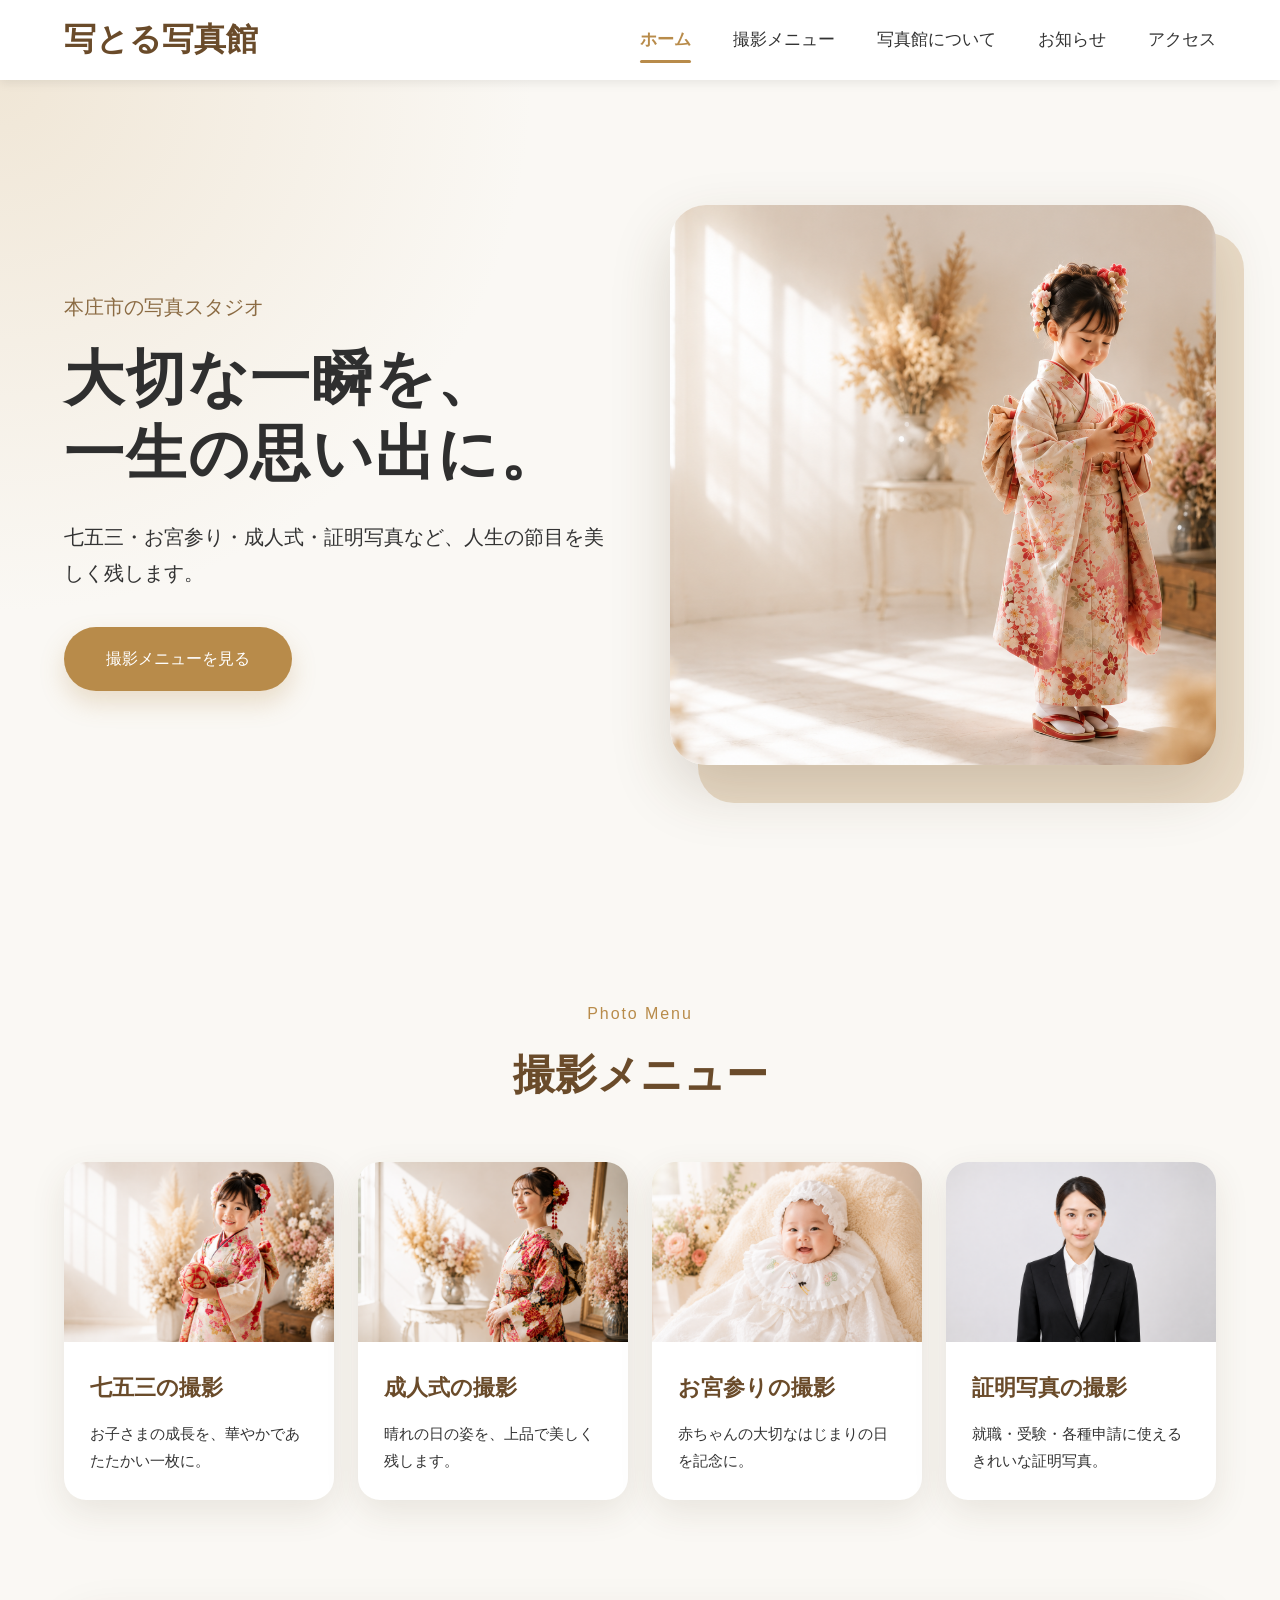
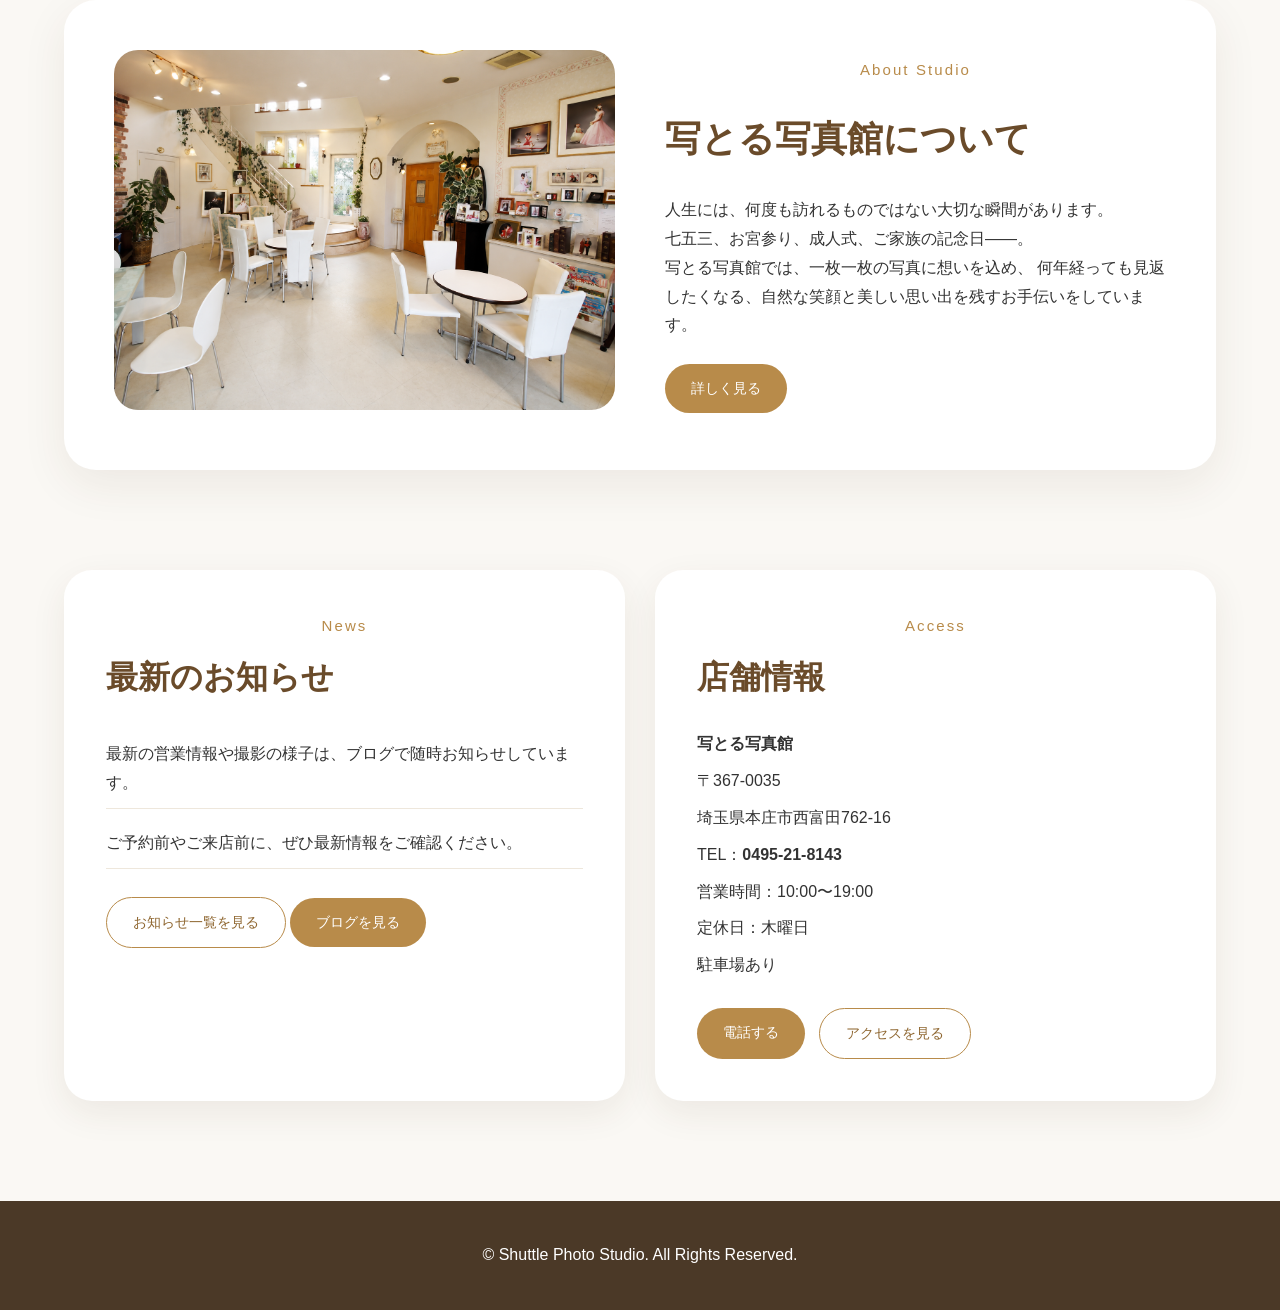
<file: index.html>
<!DOCTYPE html>
<html lang="ja">
<head>
  <meta charset="UTF-8">
  <meta name="viewport" content="width=device-width, initial-scale=1.0">

  <title>写とる写真館｜本庄市の写真スタジオ</title>

  <meta name="description" content="本庄市の写真スタジオ 写とる写真館。七五三、お宮参り、成人式、証明写真など、大切な記念撮影を承ります。">

  <link rel="stylesheet" href="style.css">
</head>

<body>

  <header class="site-header">
    <div class="header-inner">
      <a href="index.html" class="site-logo">写とる写真館</a>


      <nav class="site-nav">
        <div class="nav-row">
          <a href="index.html" class="active">ホーム</a>
          <a href="menu.html">撮影メニュー</a>
          <a href="about.html">写真館について</a>
        </div>

        <div class="nav-row nav-row-bottom">
          <a href="news.html">お知らせ</a>
          <a href="contact.html">アクセス</a>
        </div>
      </nav>


    </div>
  </header>

  <main>

   <section class="hero">
      <div class="hero-inner">
        <div class="hero-text">
          <p class="hero-subtitle">本庄市の写真スタジオ</p>
          <h1>大切な一瞬を、<br>一生の思い出に。</h1>
          <p class="hero-description">
            七五三・お宮参り・成人式・証明写真など、人生の節目を美しく残します。
          </p>
          <a href="menu.html" class="button">撮影メニューを見る</a>
        </div>

        <div class="hero-image">
          <img src="images/hero.png" alt="七五三の記念撮影イメージ">
        </div>
      </div>
    </section>


    <section id="menu" class="section">

      <div class="section-title">
        <p>Photo Menu</p>
        <h2>撮影メニュー</h2>
      </div>

      <div class="menu-grid">

        <a href="menu.html#shichigosan" class="menu-card">
          <img src="images/menu-shichigosan.png" alt="七五三の撮影">
          <div class="menu-card-body">
            <h3>七五三の撮影</h3>
            <p>お子さまの成長を、華やかであたたかい一枚に。</p>
          </div>
        </a>

        <a href="menu.html#seijin" class="menu-card">
          <img src="images/menu-seijin.png" alt="成人式の撮影">
          <div class="menu-card-body">
            <h3>成人式の撮影</h3>
            <p>晴れの日の姿を、上品で美しく残します。</p>
          </div>
        </a>

        <a href="menu.html#omiyamairi" class="menu-card">
          <img src="images/menu-omiyamairi.png" alt="お宮参りの撮影">
          <div class="menu-card-body">
            <h3>お宮参りの撮影</h3>
            <p>赤ちゃんの大切なはじまりの日を記念に。</p>
          </div>
        </a>

        <a href="menu.html#idphoto" class="menu-card">
          <img src="images/menu-idphoto.png" alt="証明写真の撮影">
          <div class="menu-card-body">
            <h3>証明写真の撮影</h3>
            <p>就職・受験・各種申請に使えるきれいな証明写真。</p>
          </div>
        </a>

      </div>

    </section>

    <section id="about" class="section about-section">
      <div class="about-image">
        <img src="images/studio-lobby.png" alt="写とる写真館のスタジオイメージ">
      </div>

      <div class="about-text">
        <p class="section-label">About Studio</p>
        <h2>写とる写真館について</h2>
        <p>
          人生には、何度も訪れるものではない大切な瞬間があります。<br>
          七五三、お宮参り、成人式、ご家族の記念日――。<br>
          写とる写真館では、一枚一枚の写真に想いを込め、
          何年経っても見返したくなる、自然な笑顔と美しい思い出を残すお手伝いをしています。 
        </p>
        <a href="about.html" class="small-button">詳しく見る</a>
      </div>
    </section>

   <section id="news" class="section info-section">
      <div class="info-card">
        <p class="section-label">News</p>
        <h2>最新のお知らせ</h2>

        <div class="news-list">
            <p>最新の営業情報や撮影の様子は、ブログで随時お知らせしています。</p>
            <p>ご予約前やご来店前に、ぜひ最新情報をご確認ください。</p>
        </div>

        <a href="news.html" class="small-button outline-button">お知らせ一覧を見る</a>

        <a href="https://photostudioshuttle.blog.fc2.com/" target="_blank" class="small-button">
          ブログを見る
        </a>
      </div>

      <div id="access" class="info-card access-card">
        <p class="section-label">Access</p>
        <h2>店舗情報</h2>

        <div class="shop-info">
          <p><strong>写とる写真館</strong></p>
          <p>〒367-0035</p>
          <p>埼玉県本庄市西富田762-16</p>
          <p>
             TEL：<a href="tel:0495218143" class="tel-link">0495-21-8143</a>
          </p>
          <p>営業時間：10:00〜19:00</p>
          <p>定休日：木曜日</p>
          <p>駐車場あり</p>
        </div>

        <div class="access-buttons">
          <a href="tel:0495218143" class="small-button">電話する</a>
          <a href="contact.html" class="small-button outline-button">アクセスを見る</a>
        </div>
      </div>
    </section>

  </main>

  <footer class="site-footer">
    <p>© Shuttle Photo Studio. All Rights Reserved.</p>
  </footer>

  <script src="script.js"></script>


</body>
</html>
</file>
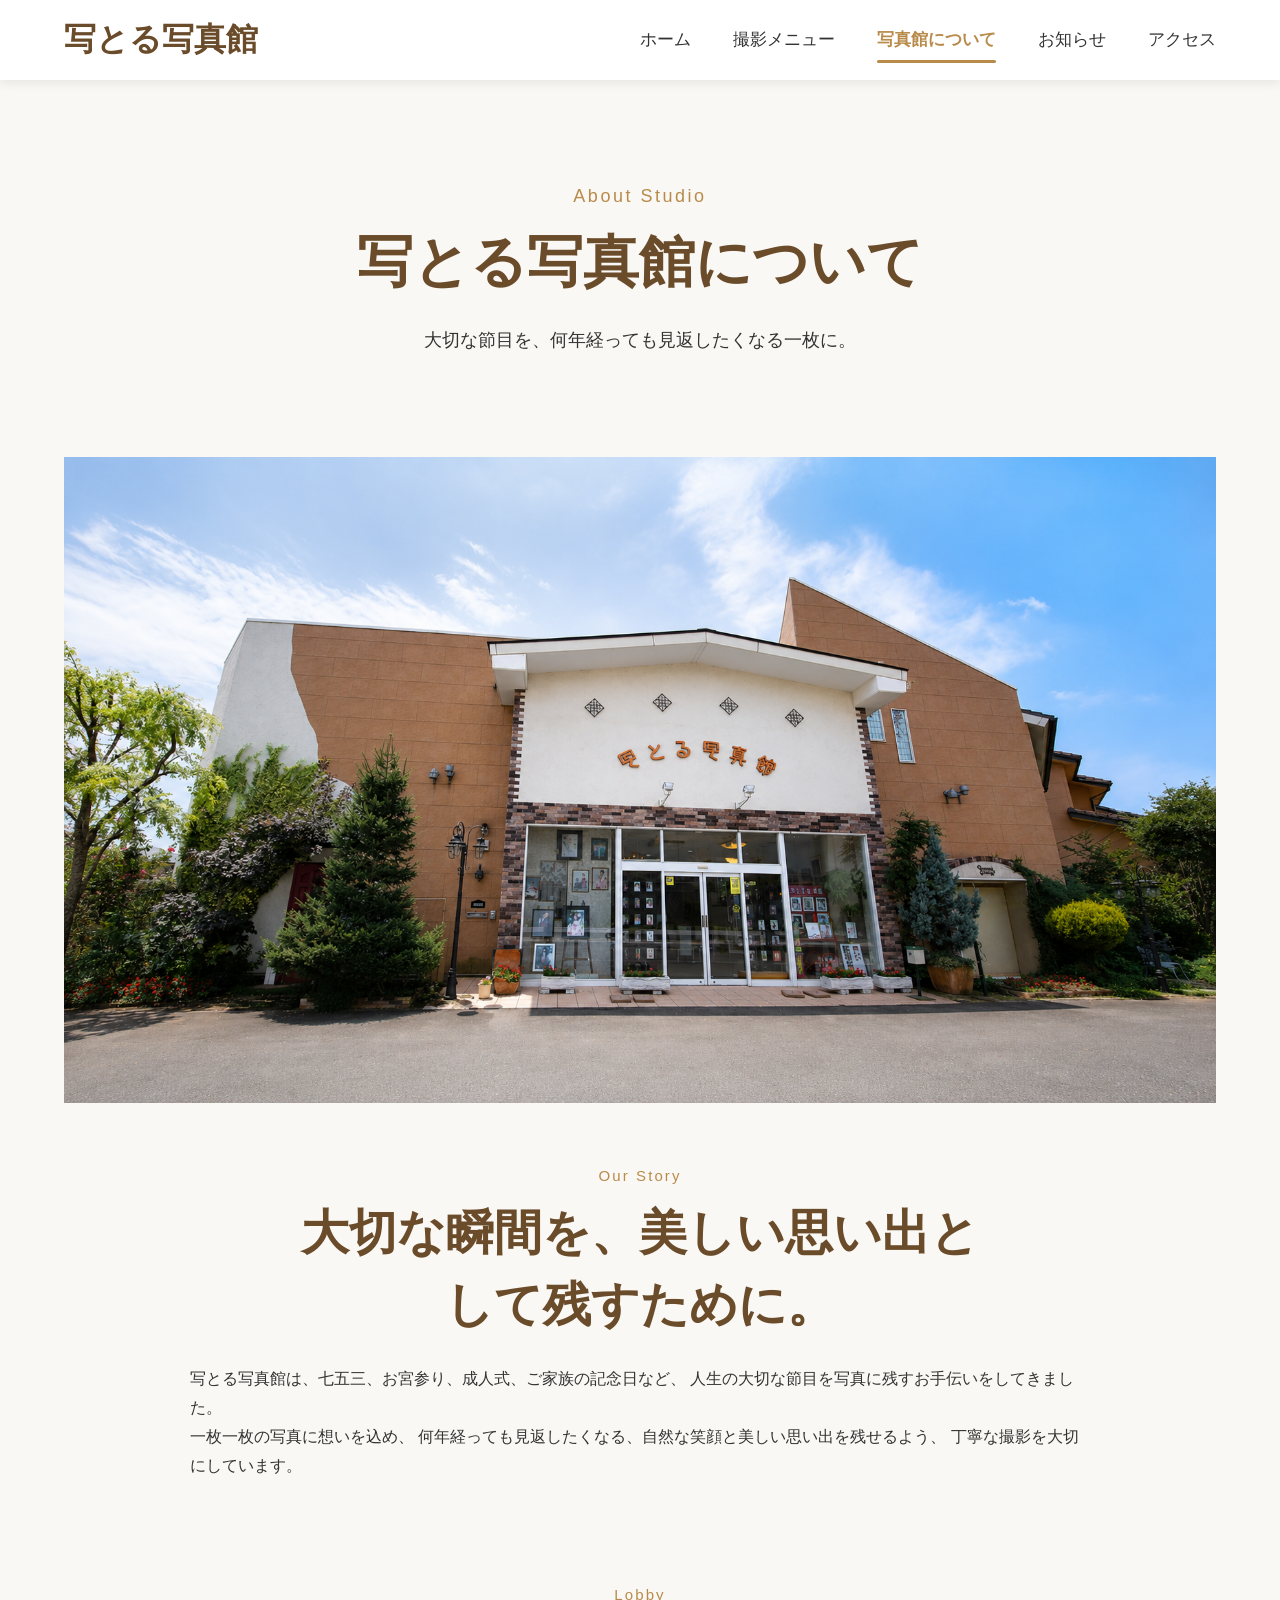
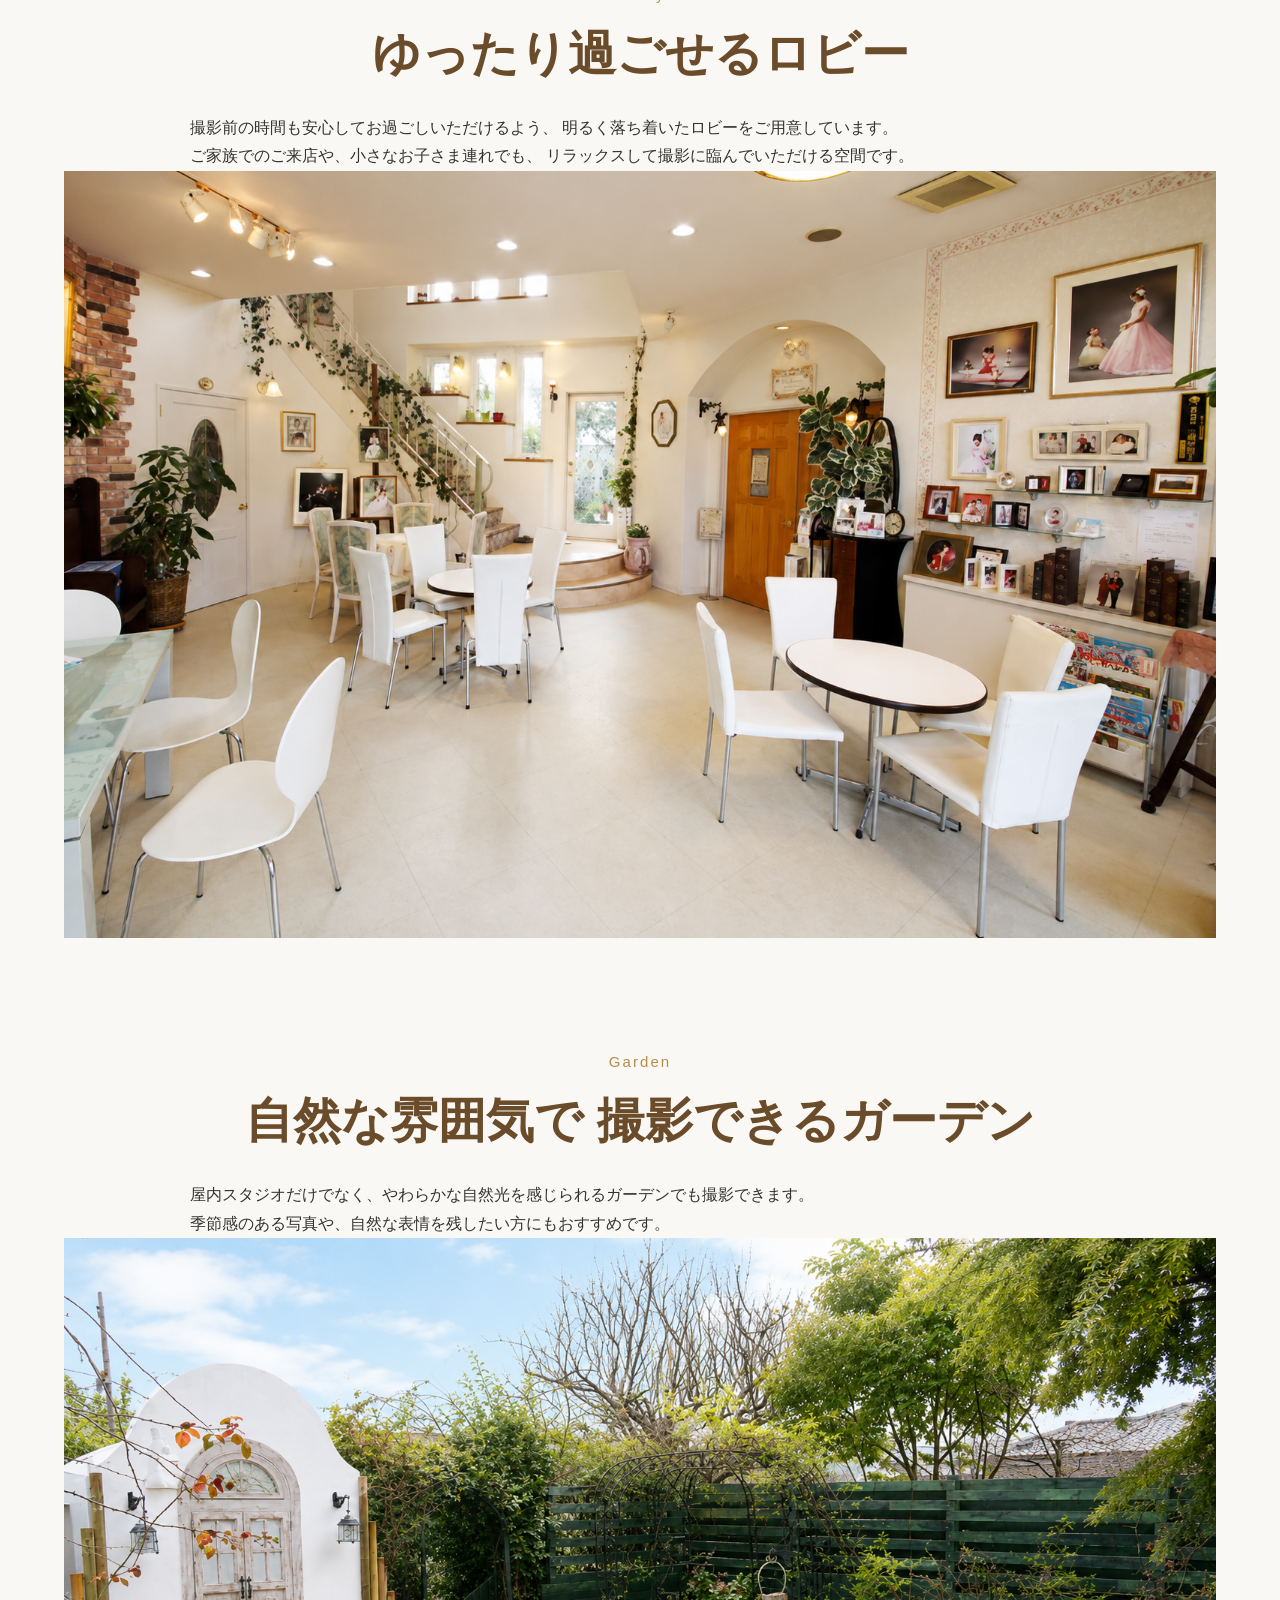
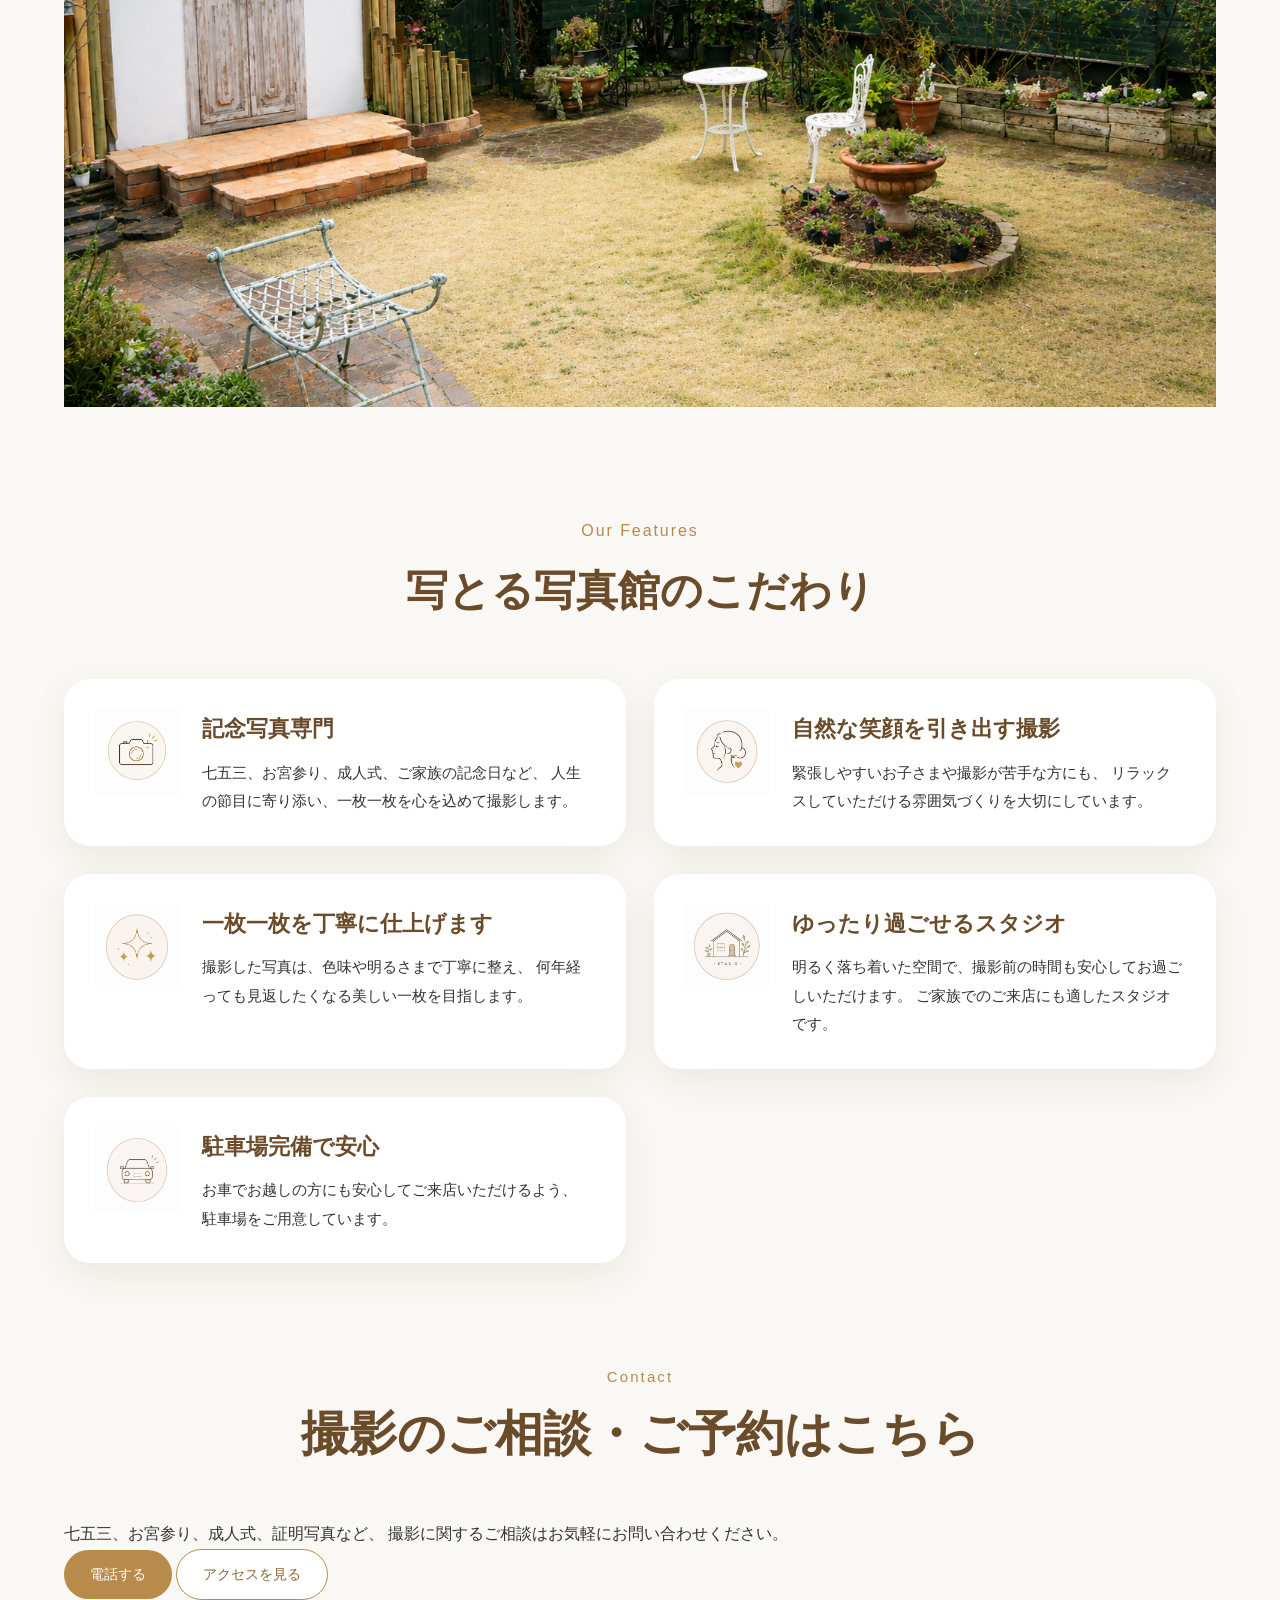
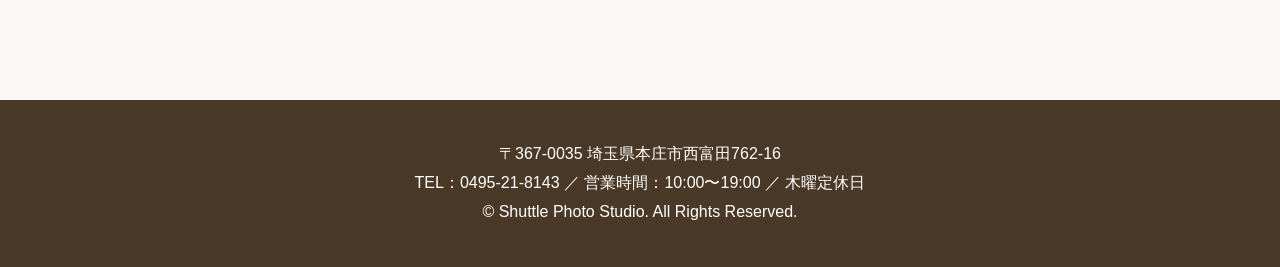
<file: about.html>
<!DOCTYPE html>
<html lang="ja">
<head>
  <meta charset="UTF-8">
  <meta name="viewport" content="width=device-width, initial-scale=1.0">

  <title>写真館について｜写とる写真館</title>

  <meta name="description" content="写とる写真館のスタジオ紹介ページです。外観、ロビー、ガーデン、撮影へのこだわりをご紹介します。">

  <link rel="stylesheet" href="style.css">
</head>

<body>

  <header class="site-header">
    <div class="header-inner">
      <a href="index.html" class="site-logo">写とる写真館</a>


        <nav class="site-nav">
        <div class="nav-row">
          <a href="index.html">ホーム</a>
          <a href="menu.html">撮影メニュー</a>
          <a href="about.html" class="active">写真館について</a>
        </div>

        <div class="nav-row nav-row-bottom">
          <a href="news.html">お知らせ</a>
          <a href="contact.html">アクセス</a>
        </div>
      </nav>


    </div>
  </header>

  <main>

    <section class="page-hero">
      <p class="section-label">About Studio</p>
      <h1>写とる写真館<br class="sp-only">について</h1>
      <p>
        大切な節目を、<br class="sp-only">何年経っても見返したくなる一枚に。
      </p>
    </section>

    <section class="section studio-main">
      <img src="images/studio-front.png" alt="写とる写真館の外観">

      <div class="studio-main-text">
        <p class="section-label">Our Story</p>
        <h2>大切な瞬間を、<br class="sp-only">美しい思い出として<br class="sp-only">残すために。</h2>
        <p>
          写とる写真館は、七五三、お宮参り、成人式、ご家族の記念日など、
          人生の大切な節目を写真に残すお手伝いをしてきました。
        </p>
        <p>
          一枚一枚の写真に想いを込め、
          何年経っても見返したくなる、自然な笑顔と美しい思い出を残せるよう、
          丁寧な撮影を大切にしています。
        </p>
      </div>
    </section>

    <section class="section studio-block">
      <div class="studio-block-text">
        <p class="section-label">Lobby</p>
        <h2>ゆったり過ごせるロビー</h2>
        <p>
          撮影前の時間も安心してお過ごしいただけるよう、
          明るく落ち着いたロビーをご用意しています。
        </p>
        <p>
          ご家族でのご来店や、小さなお子さま連れでも、
          リラックスして撮影に臨んでいただける空間です。
        </p>
      </div>

      <div class="studio-block-image">
        <img src="images/studio-lobby.png" alt="写とる写真館のロビー">
      </div>
    </section>

    <section class="section studio-block reverse">
      <div class="studio-block-text">
        <p class="section-label">Garden</p>
        <h2>自然な雰囲気で<br class="sp-only">
          撮影できるガーデン
        </h2>
        <p>
          屋内スタジオだけでなく、やわらかな自然光を感じられるガーデンでも撮影できます。
        </p>
        <p>
          季節感のある写真や、自然な表情を残したい方にもおすすめです。
        </p>
      </div>

      <div class="studio-block-image">
        <img src="images/studio-garden.png" alt="写とる写真館のガーデン">
      </div>
    </section>

    <section class="section feature-section">
        <div class="section-title">
            <p>Our Features</p>
            <h2>写とる写真館のこだわり</h2>
        </div>

        <div class="feature-list">

            <div class="feature-item">
            <img src="images/icon-camera.png" alt="記念写真専門のアイコン">
            <div>
                <h3>記念写真専門</h3>
                <p>
                七五三、お宮参り、成人式、ご家族の記念日など、
                人生の節目に寄り添い、一枚一枚を心を込めて撮影します。
                </p>
            </div>
            </div>

            <div class="feature-item">
            <img src="images/icon-smile.png" alt="自然な笑顔のアイコン">
            <div>
                <h3>自然な笑顔を引き出す撮影</h3>
                <p>
                緊張しやすいお子さまや撮影が苦手な方にも、
                リラックスしていただける雰囲気づくりを大切にしています。
                </p>
            </div>
            </div>

            <div class="feature-item">
            <img src="images/icon-quality.png" alt="丁寧な仕上がりのアイコン">
            <div>
                <h3>一枚一枚を丁寧に仕上げます</h3>
                <p>
                撮影した写真は、色味や明るさまで丁寧に整え、
                何年経っても見返したくなる美しい一枚を目指します。
                </p>
            </div>
            </div>

            <div class="feature-item">
            <img src="images/icon-studio.png" alt="落ち着いたスタジオのアイコン">
            <div>
                <h3>ゆったり過ごせるスタジオ</h3>
                <p>
                明るく落ち着いた空間で、撮影前の時間も安心してお過ごしいただけます。
                ご家族でのご来店にも適したスタジオです。
                </p>
            </div>
            </div>

            <div class="feature-item">
            <img src="images/icon-parking.png" alt="駐車場完備のアイコン">
            <div>
                <h3>駐車場完備で安心</h3>
                <p>
                お車でお越しの方にも安心してご来店いただけるよう、
                駐車場をご用意しています。
                </p>
            </div>
            </div>

        </div>
    </section>

    <section class="section about-contact">
      <p class="section-label">Contact</p>
      <h2>撮影のご相談・<br class="sp-only">ご予約はこちら</h2>
      <p>
        七五三、お宮参り、成人式、証明写真など、
        撮影に関するご相談はお気軽にお問い合わせください。
      </p>

      <div class="about-contact-buttons">
        <a href="tel:0495218143" class="small-button">電話する</a>
        <a href="contact.html" class="small-button outline-button">アクセスを見る</a>
      </div>
    </section>

  </main>

  <footer class="site-footer">
    <p>〒367-0035 埼玉県本庄市西富田762-16</p>
    <p>TEL：0495-21-8143 ／ 営業時間：10:00〜19:00 ／ 木曜定休日</p>
    <p>© Shuttle Photo Studio. All Rights Reserved.</p>
  </footer>

  <script src="script.js"></script>
</body>
</html>
</file>
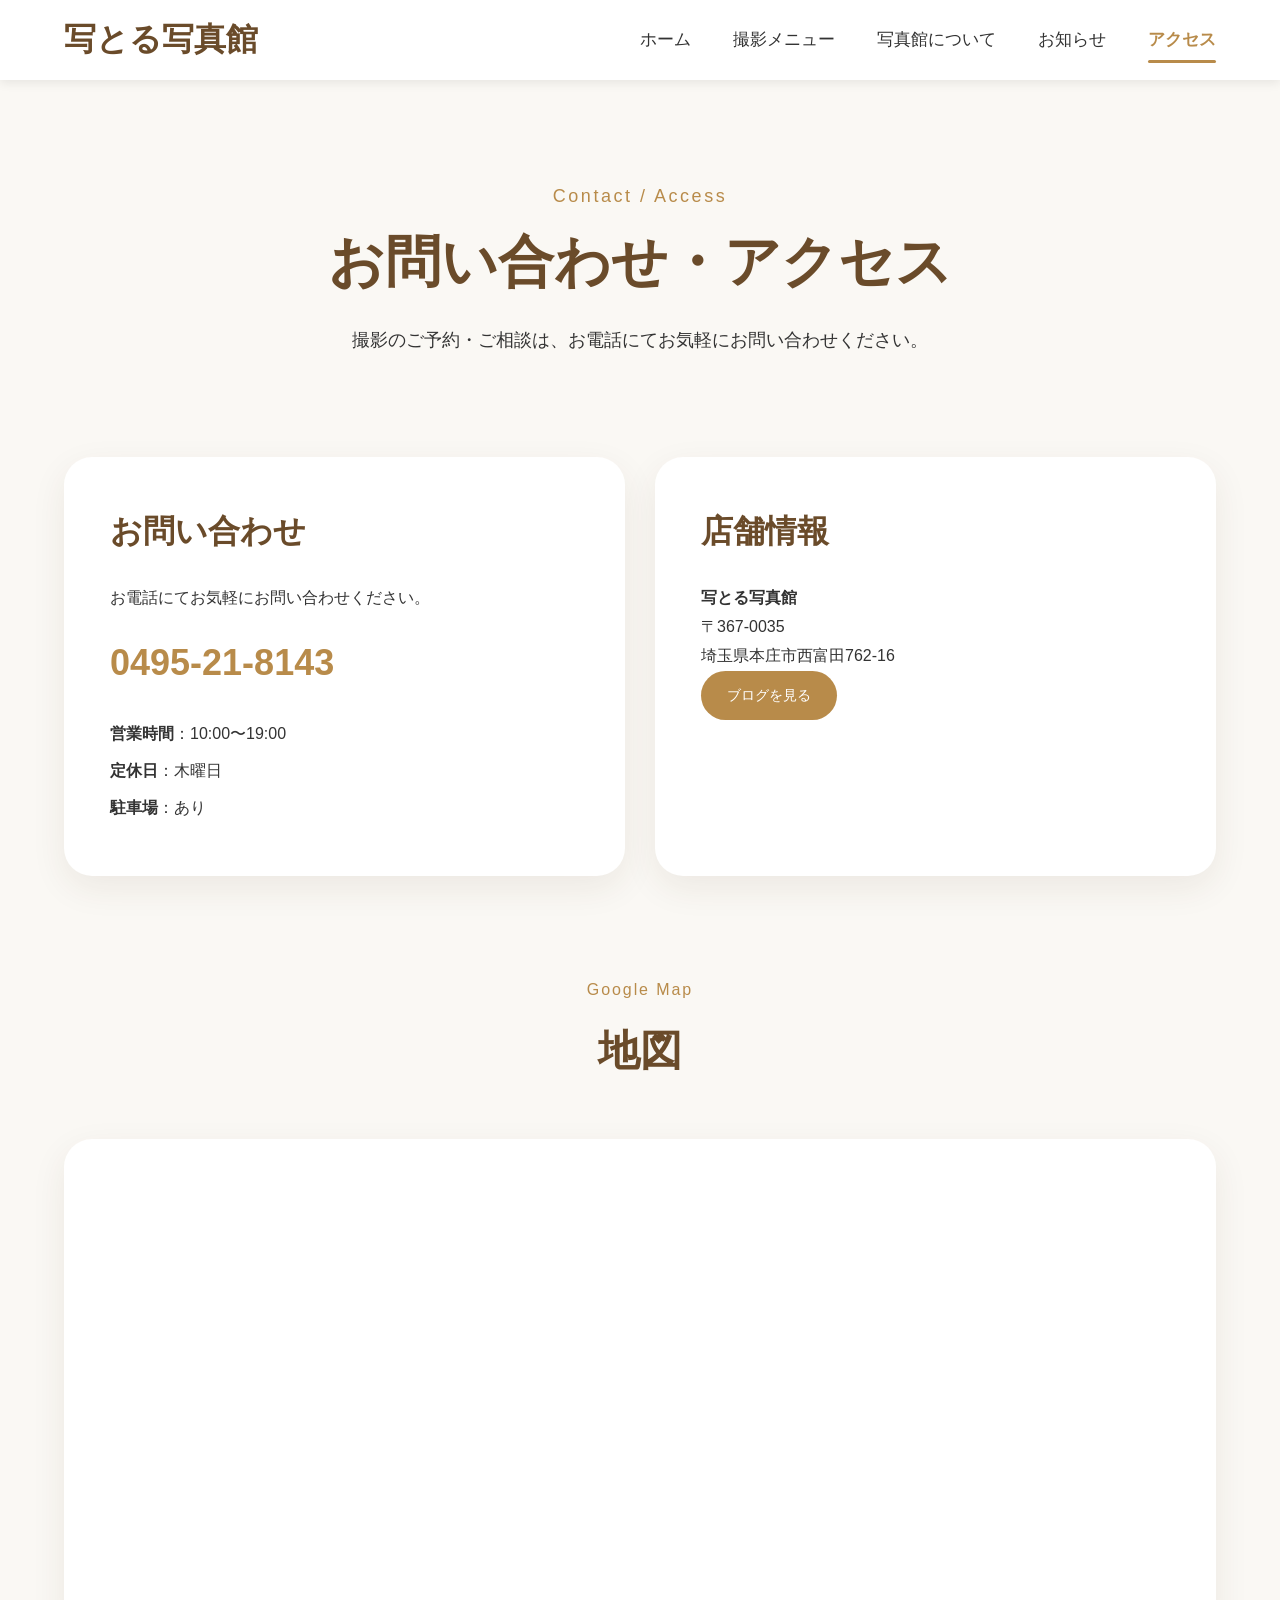
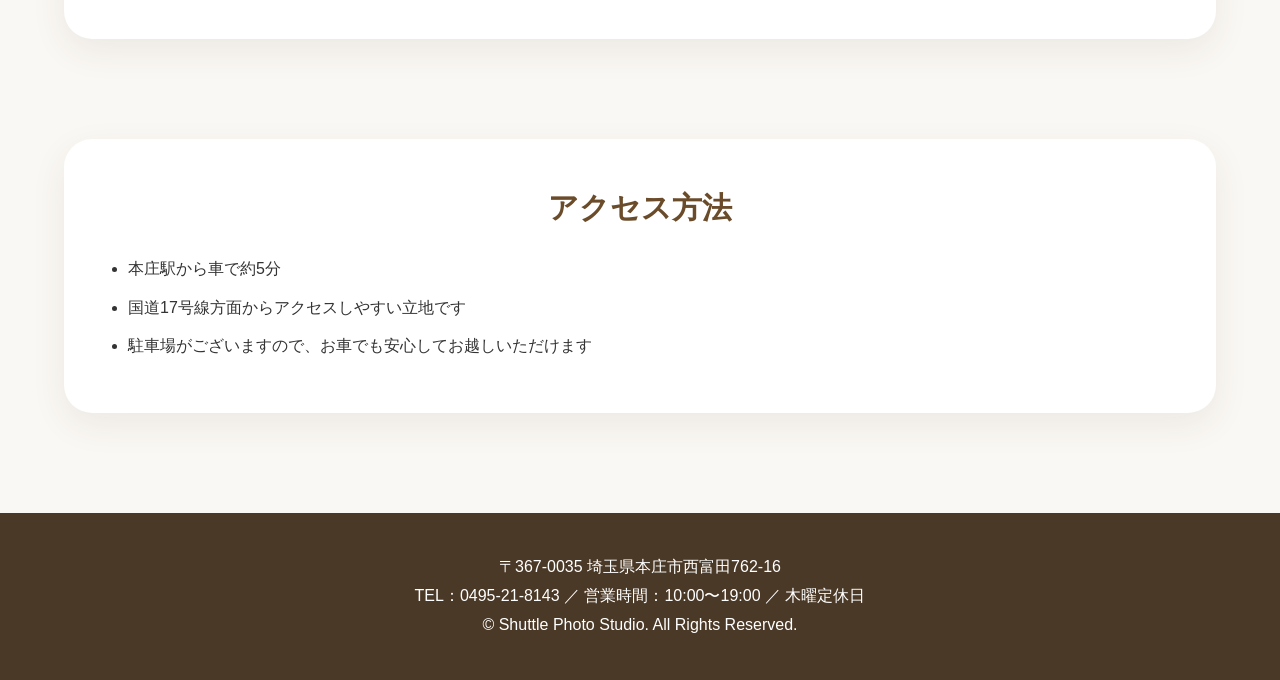
<file: contact.html>
<!DOCTYPE html>
<html lang="ja">
<head>
  <meta charset="UTF-8">
  <meta name="viewport" content="width=device-width, initial-scale=1.0">

  <title>お問い合わせ・アクセス｜写とる写真館</title>

  <meta name="description" content="写とる写真館へのお問い合わせ・アクセス情報。電話番号、営業時間、所在地、Googleマップをご案内します。">

  <link rel="stylesheet" href="style.css">
</head>

<body>

  <header class="site-header">
    <div class="header-inner">
      <a href="index.html" class="site-logo">写とる写真館</a>


        <nav class="site-nav">
        <div class="nav-row">
          <a href="index.html">ホーム</a>
          <a href="menu.html">撮影メニュー</a>
          <a href="about.html">写真館について</a>
        </div>

        <div class="nav-row nav-row-bottom">
          <a href="news.html">お知らせ</a>
          <a href="contact.html" class="active">アクセス</a>
        </div>
      </nav>


    </div>
  </header>

  <main>

    <section class="page-hero">
      <p class="section-label">Contact / Access</p>
      <h1>お問い合わせ<br class="sp-only">・アクセス</h1>
      <p>撮影のご予約・ご相談は、お電話にてお気軽にお問い合わせください。</p>
    </section>

    <section class="section contact-section">
      <div class="contact-card">
        <h2>お問い合わせ</h2>
        <p class="contact-lead">お電話にてお気軽にお問い合わせください。</p>

        <a href="tel:0495218143" class="phone-number">0495-21-8143</a>

        <div class="contact-detail">
          <p><strong>営業時間</strong>：10:00〜19:00</p>
          <p><strong>定休日</strong>：木曜日</p>
          <p><strong>駐車場</strong>：あり</p>
        </div>
      </div>

      <div class="contact-card">
        <h2>店舗情報</h2>
        <p><strong>写とる写真館</strong></p>
        <p>〒367-0035</p>
        <p>埼玉県本庄市西富田762-16</p>

        <a href="https://photostudioshuttle.blog.fc2.com/" target="_blank" class="small-button">
          ブログを見る
        </a>
      </div>
    </section>

    <section class="section map-section">
      <div class="section-title">
        <p>Google Map</p>
        <h2>地図</h2>
      </div>

      <div class="map-box">
        <iframe src="https://www.google.com/maps/embed?pb=!1m18!1m12!1m3!1d1529.5279825520206!2d139.1650369387031!3d36.23233949310363!2m3!1f0!2f0!3f0!3m2!1i1024!2i768!4f13.1!3m3!1m2!1s0x601ec289681a19c9%3A0x2932dcebaf5158d2!2z5YaZ44Go44KL5YaZ55yf6aSo!5e1!3m2!1sja!2sjp!4v1783390644212!5m2!1sja!2sjp" width="800" height="600" style="border:0;" allowfullscreen="" loading="lazy" referrerpolicy="strict-origin-when-cross-origin"></iframe>
      </div>
    </section>

    <section class="section route-section">
        <div class="route-card">
            <h2>アクセス方法</h2>
            <ul>
            <li>本庄駅から車で約5分</li>
            <li>国道17号線方面からアクセスしやすい立地です</li>
            <li>駐車場がございますので、お車でも安心してお越しいただけます</li>
            </ul>
        </div>
    </section>

  </main>

  <footer class="site-footer">
    <p>〒367-0035 埼玉県本庄市西富田762-16</p>
    <p>TEL：0495-21-8143 ／ 営業時間：10:00〜19:00 ／ 木曜定休日</p>
    <p>© Shuttle Photo Studio. All Rights Reserved.</p>
  </footer>

</body>
</html>
</file>
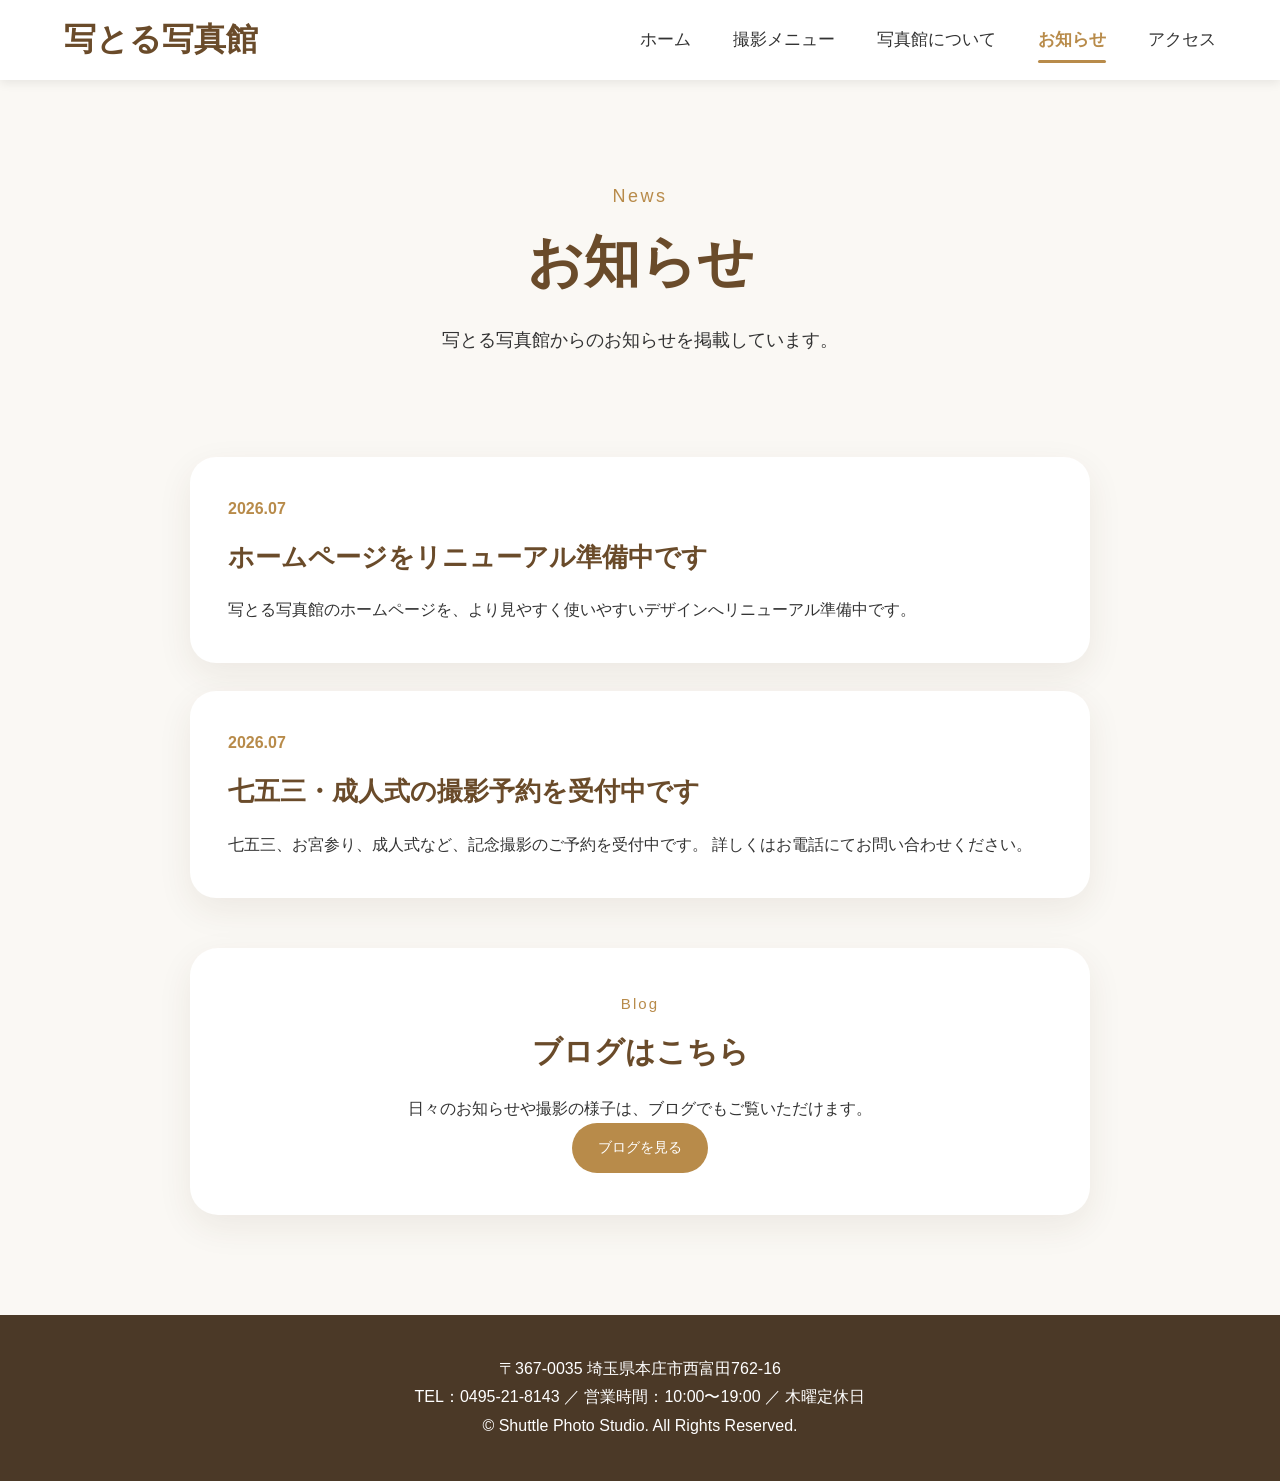
<file: news.html>
<!DOCTYPE html>
<html lang="ja">
<head>
  <meta charset="UTF-8">
  <meta name="viewport" content="width=device-width, initial-scale=1.0">

  <title>お知らせ｜写とる写真館</title>
  <meta name="description" content="写とる写真館からのお知らせ。撮影予約、営業日、キャンペーン情報などをご案内します。">

  <link rel="stylesheet" href="style.css">
</head>

<body>

  <header class="site-header">
    <div class="header-inner">
      <a href="index.html" class="site-logo">写とる写真館</a>


      <nav class="site-nav">
        <div class="nav-row">
          <a href="index.html">ホーム</a>
          <a href="menu.html">撮影メニュー</a>
          <a href="about.html">写真館について</a>
        </div>

        <div class="nav-row nav-row-bottom">
          <a href="news.html" class="active">お知らせ</a>
          <a href="contact.html">アクセス</a>
        </div>
      </nav>


    </div>
  </header>

  <main>

    <section class="page-hero">
      <p class="section-label">News</p>
      <h1>お知らせ</h1>
      <p>写とる写真館からのお知らせを<br class="sp-only">掲載しています。</p>
    </section>

    <section class="section news-page-section">

      <article class="news-page-card">
        <p class="news-date">2026.07</p>
        <h2>ホームページをリニューアル準備中です</h2>
        <p>
          写とる写真館のホームページを、より見やすく使いやすいデザインへリニューアル準備中です。
        </p>
      </article>

      <article class="news-page-card">
        <p class="news-date">2026.07</p>
        <h2>七五三・成人式の<br class="sp-only">撮影予約を受付中です</h2>
        <p>
          七五三、お宮参り、成人式など、記念撮影のご予約を受付中です。
          詳しくはお電話にてお問い合わせください。
        </p>
      </article>

      <div class="news-blog-box">
        <p class="section-label">Blog</p>
        <h2>ブログはこちら</h2>
        <p>日々のお知らせや撮影の様子は、ブログでもご覧いただけます。</p>
        <a href="https://photostudioshuttle.blog.fc2.com/" target="_blank" class="small-button">
          ブログを見る
        </a>
      </div>

    </section>

  </main>

  <footer class="site-footer">
    <p>〒367-0035 埼玉県本庄市西富田762-16</p>
    <p>TEL：0495-21-8143 ／ 営業時間：10:00〜19:00 ／ 木曜定休日</p>
    <p>© Shuttle Photo Studio. All Rights Reserved.</p>
  </footer>

</body>
</html>
</file>
<file: style.css>
/* ===========================
   基本設定
=========================== */

*{
    margin:0;
    padding:0;
    box-sizing:border-box;
}

body{

    font-family:
    "Yu Gothic",
    "Hiragino Kaku Gothic ProN",
    sans-serif;

    line-height:1.8;

    color:#333;

    background:#faf8f4;

}

a{

    text-decoration:none;

    color:inherit;

}

img{

    max-width:100%;

}


/* ===========================
   ヘッダー
=========================== */

.site-header{

    position:sticky;

    top:0;

    background:white;

    box-shadow:0 3px 10px rgba(0,0,0,.08);

    z-index:1000;

}

.header-inner{

    width:90%;

    max-width:1200px;

    margin:auto;

    display:flex;

    justify-content:space-between;

    align-items:center;

    height:80px;

}

.site-logo{

    font-size:32px;

    font-weight:bold;

    color:#6a4b2a;

}

.site-nav{

    display:flex;

    gap:35px;

}

.site-nav a{

    font-size:17px;

    transition:.3s;

}

.site-nav a:hover{

    color:#c89d52;

}

/* ===========================
   現在表示中のページ
=========================== */

.site-nav a.active{

    color:#b88b4a;

    font-weight:bold;

    position:relative;

}

.site-nav a.active::after{

    content:"";

    position:absolute;

    left:0;

    bottom:-8px;

    width:100%;

    height:3px;

    background:#b88b4a;

    border-radius:999px;

}


/* ===========================
   メイン画像
=========================== */


/* ===========================
   メインビジュアル
=========================== */

.hero{
    min-height:calc(100vh - 80px);
    display:flex;
    align-items:center;
    background:
        radial-gradient(circle at top left, rgba(232,216,190,.55), transparent 35%),
        #faf8f4;
}

.hero-inner{
    width:90%;
    max-width:1200px;
    margin:auto;
    display:grid;
    grid-template-columns:1fr 1fr;
    gap:60px;
    align-items:center;
}

.hero-text{
    position:relative;
    z-index:2;
}

.hero-subtitle{
    font-size:20px;
    color:#8b6b43;
    margin-bottom:16px;
}

.hero h1{
    font-size:60px;
    line-height:1.25;
    letter-spacing:.03em;
    margin-bottom:28px;
    color:#2f2f2f;
}

.hero-description{
    font-size:20px;
    max-width:620px;
    margin-bottom:36px;
}

.button{
    display:inline-block;
    padding:18px 42px;
    background:#b88b4a;
    color:white;
    border-radius:999px;
    box-shadow:0 12px 25px rgba(184,139,74,.25);
    transition:.3s;
}

.button:hover{
    background:#8f6731;
    transform:translateY(-3px);
    box-shadow:0 18px 36px rgba(184,139,74,.35);
}

.hero-image{
    position:relative;
}

.hero-image img{
    width:100%;
    height:560px;
    object-fit:cover;
    border-radius:36px;
    box-shadow:0 25px 60px rgba(80,55,30,.18);
}

.hero-image::before{
    content:"";
    position:absolute;
    inset:28px -28px -28px 28px;
    background:#eadcc8;
    border-radius:36px;
    z-index:-1;
}

/* ===========================
   共通
=========================== */

.section{

    width:90%;

    max-width:1200px;

    margin:100px auto;

}

.section h2{

    text-align:center;

    font-size:42px;

    margin-bottom:50px;

    color:#6a4b2a;

}


/* ===========================
   カード
=========================== */

.section-title{
    text-align:center;
    margin-bottom:50px;
}

.section-title p{
    color:#b88b4a;
    font-size:16px;
    letter-spacing:.12em;
    margin-bottom:8px;
}

.menu-grid{
    display:grid;
    grid-template-columns:repeat(4,1fr);
    gap:24px;
}

.menu-card{
    background:white;
    border-radius:22px;
    overflow:hidden;
    box-shadow:0 12px 35px rgba(80,55,30,.10);
    transition:.3s;
}

.menu-card:hover{
    transform:translateY(-8px);
    box-shadow:0 20px 45px rgba(80,55,30,.16);
}

.menu-card img{
    width:100%;
    height:180px;
    object-fit:cover;
    display:block;
}

.menu-card-body{
    padding:26px;
}

.menu-card h3{
    margin-bottom:12px;
    color:#6a4b2a;
    font-size:22px;
}

.menu-card p{
    font-size:15px;
}


/* ===========================
   店舗紹介
=========================== */

.about{

    background:white;

    padding:70px;

    border-radius:30px;

}


/* ===========================
   アクセス
=========================== */

.access{

    background:white;

    padding:60px;

    border-radius:30px;

}


/* ===========================
   写真館について
=========================== */

.about-section{
    display:grid;
    grid-template-columns:1fr 1fr;
    gap:50px;
    align-items:center;
    background:white;
    padding:50px;
    border-radius:32px;
    box-shadow:0 15px 45px rgba(80,55,30,.08);
}

.about-image img{
    width:100%;
    height:360px;
    object-fit:cover;
    border-radius:24px;
}

.about-text h2{
    text-align:left;
    font-size:36px;
    margin-bottom:24px;
}

.about-text p{
    margin-bottom:24px;
}

.section-label{
    color:#b88b4a;
    font-size:15px;
    letter-spacing:.14em;
    margin-bottom:8px;
}

.small-button{
    display:inline-block;
    padding:12px 26px;
    background:#b88b4a;
    color:white;
    border-radius:999px;
    font-size:14px;
    transition:.3s;
}

.small-button:hover{
    background:#8f6731;
    transform:translateY(-2px);
}


/* ===========================
   お知らせ・店舗情報
=========================== */

.info-section{
    display:grid;
    grid-template-columns:1fr 1fr;
    gap:30px;
}

.info-card{
    background:white;
    padding:42px;
    border-radius:28px;
    box-shadow:0 12px 35px rgba(80,55,30,.08);
}

.info-card h2{
    text-align:left;
    font-size:32px;
    margin-bottom:24px;
}

.info-card p{
    margin-bottom:10px;
}

.news-list{
    margin-bottom:28px;
}

.news-list p{
    padding:10px 0;
    border-bottom:1px solid #eee7dc;
}

.news-list span{
    display:inline-block;
    min-width:82px;
    color:#b88b4a;
    font-weight:bold;
}

.shop-info{
    margin-bottom:28px;
}

.shop-info p{
    margin-bottom:8px;
}

.access-buttons{
    display:flex;
    gap:14px;
    flex-wrap:wrap;
}

.outline-button{
    background:white;
    color:#8f6731;
    border:1px solid #b88b4a;
}

.outline-button:hover{
    background:#f4eadb;
}

/* ===========================
   フッター
=========================== */

.site-footer{

    background:#4b3927;

    color:white;

    text-align:center;

    padding:40px;

}

/* ===========================
   レスポンシブ対応
=========================== */

@media (max-width: 900px){

    .header-inner{
        height:auto;
        padding:18px 0;
        flex-direction:column;
        gap:14px;
    }

    .site-logo{
        font-size:28px;
    }

    .site-nav{
        gap:18px;
        flex-wrap:wrap;
        justify-content:center;
    }

    .site-nav a{
        font-size:14px;
    }

    .hero{
        min-height:auto;
        padding:70px 0;
    }

    .hero-inner{
        grid-template-columns:1fr;
        gap:40px;
    }

    .hero h1{
        font-size:42px;
    }

    .hero-description{
        font-size:17px;
    }

    .hero-image img{
        height:360px;
    }

    .menu-grid{
        grid-template-columns:repeat(2, 1fr);
    }

    .about-section{
        grid-template-columns:1fr;
        padding:32px;
    }

    .info-section{
        grid-template-columns:1fr;
    }
}


@media (max-width: 600px){

    .section{
        width:88%;
        margin:70px auto;
    }

    .section h2{
        font-size:30px;
    }

    .hero h1{
        font-size:34px;
    }

    .hero-subtitle{
        font-size:16px;
    }

    .button{
        padding:14px 28px;
        font-size:14px;
    }

    .menu-grid{
        grid-template-columns:1fr;
    }

    .menu-card img{
        height:190px;
    }

    .about-text h2,
    .info-card h2{
        font-size:26px;
    }

    .about-image img{
        height:240px;
    }

    .info-card{
        padding:30px;
    }

    .site-footer{
        font-size:12px;
        padding:28px 16px;
    }
}

/* ===========================
   下層ページ共通
=========================== */

.page-hero{
    width:90%;
    max-width:1200px;
    margin:100px auto 60px;
    text-align:center;
}

.page-hero h1{
    font-size:46px;
    color:#6a4b2a;
    margin-bottom:20px;
}

.page-hero p{
    font-size:18px;
}


/* ===========================
   お問い合わせページ
=========================== */

.contact-section{
    display:grid;
    grid-template-columns:1fr 1fr;
    gap:30px;
}

.contact-card{
    background:white;
    padding:46px;
    border-radius:28px;
    box-shadow:0 12px 35px rgba(80,55,30,.08);
}

.contact-card h2{
    text-align:left;
    font-size:32px;
    margin-bottom:24px;
    color:#6a4b2a;
}

.contact-lead{
    margin-bottom:18px;
}

.phone-number{
    display:inline-block;
    font-size:36px;
    font-weight:bold;
    color:#b88b4a;
    margin-bottom:24px;
}

.contact-detail p{
    margin-bottom:8px;
}

.map-box{
    background:white;
    border-radius:28px;
    overflow:hidden;
    box-shadow:0 12px 35px rgba(80,55,30,.08);
    min-height:420px;
    display:flex;
    align-items:center;
    justify-content:center;
    color:#8b6b43;
}

.map-box iframe{
    width:100%;
    height:500px;
    border:0;
}

.route-card{
    background:white;
    padding:42px;
    border-radius:28px;
    box-shadow:0 12px 35px rgba(80,55,30,.08);
}

.route-card h2{
    font-size:30px;
    color:#6a4b2a;
    margin-bottom:20px;
}

.route-card ul{
    padding-left:22px;
}

.route-card li{
    margin-bottom:10px;
}


/* ===========================
   撮影メニュー詳細ページ
=========================== */

.menu-detail{
    display:grid;
    grid-template-columns:1fr 1fr;
    gap:50px;
    align-items:center;
    background:white;
    padding:50px;
    border-radius:32px;
    box-shadow:0 15px 45px rgba(80,55,30,.08);
}

.menu-detail.reverse .menu-detail-image{
    order:2;
}

.menu-detail.reverse .menu-detail-text{
    order:1;
}

.menu-detail-image img{
    width:100%;
    height:420px;
    object-fit:cover;
    border-radius:24px;
}

.menu-detail-text h2{
    text-align:left;
    font-size:36px;
    margin-bottom:22px;
    color:#6a4b2a;
}

.menu-detail-text p{
    margin-bottom:22px;
}

.price-box{
    background:#faf8f4;
    padding:28px;
    border-radius:22px;
    margin-top:28px;
}

.price-box h3{
    font-size:24px;
    color:#8f6731;
    margin-bottom:18px;
}

.price-box dl{
    display:grid;
    grid-template-columns:1.4fr 1fr;
    gap:12px 20px;
}

.price-box dt{
    font-weight:bold;
    color:#4b3927;
}

.price-box dd{
    text-align:right;
    color:#8f6731;
    font-weight:bold;
}

.note{
    font-size:13px;
    color:#777;
    margin-top:20px;
}


/* ===========================
   about.html こだわりアイコン
=========================== */

.feature-list{
    display:grid;
    grid-template-columns:1fr 1fr;
    gap:28px;
}

.feature-item{
    display:flex;
    align-items:flex-start;
    gap:22px;
    background:white;
    padding:30px;
    border-radius:26px;
    box-shadow:0 12px 35px rgba(80,55,30,.08);
}

.feature-item img{
    width:86px;
    height:86px;
    object-fit:contain;
    flex-shrink:0;
}

.feature-item h3{
    font-size:22px;
    color:#6a4b2a;
    margin-bottom:10px;
}

.feature-item p{
    font-size:15px;
    line-height:1.9;
}

@media (max-width: 900px){

    .feature-list{
        grid-template-columns:1fr;
    }

    .feature-item{
        padding:24px;
    }
}

@media (max-width: 600px){

    .feature-item{
        flex-direction:column;
        text-align:center;
        align-items:center;
    }

    .feature-item img{
        width:90px;
        height:90px;
    }
}


/* ===========================
   menu.html ページ内ナビ
=========================== */

.menu-navigation{

    width:90%;
    max-width:1000px;

    margin:40px auto 70px;

    display:flex;

    justify-content:center;

    flex-wrap:wrap;

    gap:18px;

}

.menu-nav-button{

    display:inline-block;

    padding:14px 28px;

    background:white;

    color:#6a4b2a;

    border:2px solid #d8c3a3;

    border-radius:999px;

    font-weight:bold;

    transition:.3s;

}

.menu-nav-button:hover{

    background:#b88b4a;

    color:white;

    border-color:#b88b4a;

    transform:translateY(-2px);

}

@media (max-width:600px){

    .menu-navigation{

        gap:12px;

    }

    .menu-nav-button{

        width:45%;

        text-align:center;

        padding:12px;

        font-size:15px;

    }

}

/* ===========================
   menu.html スマホ崩れ修正
=========================== */

@media (max-width: 900px){

    .menu-detail{
        display:block;
        padding:32px;
    }

    .menu-detail.reverse .menu-detail-image,
    .menu-detail.reverse .menu-detail-text{
        order:initial;
    }

    .menu-detail-image{
        margin-bottom:28px;
    }

    .menu-detail-image img{
        width:100%;
        height:auto;
        max-height:none;
        object-fit:contain;
        border-radius:22px;
    }

    .menu-detail-text h2{
        font-size:32px;
        text-align:center;
    }

    .menu-detail-text p{
        font-size:16px;
        line-height:1.9;
    }

    .price-box{
        padding:24px;
    }

    .price-box dl{
        display:block;
    }

    .price-box dt{
        margin-top:18px;
        font-size:16px;
        line-height:1.7;
    }

    .price-box dd{
        text-align:left;
        font-size:18px;
        margin-top:4px;
        line-height:1.7;
    }
}

@media (max-width: 600px){

    .menu-detail{
        width:88%;
        padding:26px;
        border-radius:26px;
    }

    .menu-detail-text h2{
        font-size:30px;
        line-height:1.5;
    }

    .menu-detail-image img{
        border-radius:20px;
    }

    .price-box h3{
        font-size:22px;
    }

    .price-box{
        padding:22px;
    }

    .note{
        font-size:12px;
        line-height:1.8;
    }

    .gallery-single img{
        width:100%;
        max-width:100%;
        height:auto;
    }
}

/* ===========================
   menu.html 撮影ギャラリー
=========================== */

.photo-gallery{
    margin-top:34px;
}

.photo-gallery h3{
    font-size:24px;
    color:#6a4b2a;
    margin-bottom:20px;
}

.gallery-grid{
    display:grid;
    grid-template-columns:repeat(3, 1fr);
    gap:14px;
}

.gallery-grid img{
    width:100%;
    height:220px;
    object-fit:contain;
    background:#faf8f4;
    border-radius:18px;
    box-shadow:0 8px 20px rgba(80,55,30,.08);
}

@media (max-width: 600px){

    .gallery-grid{
        grid-template-columns:repeat(2, 1fr);
        gap:12px;
    }

   .gallery-grid img{
        height:170px;
        object-fit:contain;
        background:#faf8f4;
        border-radius:14px;
    }
}

/* ===========================
   証明写真ギャラリー
=========================== */

.gallery-single{
    margin-top:20px;
    text-align:center;
}

.gallery-single img{
    width:100%;
    max-width:260px;
    height:auto;
    object-fit:contain;
    background:#faf8f4;
    border-radius:18px;
    box-shadow:0 8px 20px rgba(80,55,30,.08);
}


/* ===========================
   news.html お知らせページ
=========================== */

.news-page-section{
    max-width:900px;
}

.news-page-card{
    background:white;
    padding:38px;
    border-radius:26px;
    box-shadow:0 12px 35px rgba(80,55,30,.08);
    margin-bottom:28px;
}

.news-date{
    color:#b88b4a;
    font-weight:bold;
    margin-bottom:10px;
}

.news-page-card h2{
    text-align:left;
    font-size:26px;
    color:#6a4b2a;
    margin-bottom:16px;
}

.news-blog-box{
    background:white;
    padding:42px;
    border-radius:28px;
    box-shadow:0 12px 35px rgba(80,55,30,.08);
    text-align:center;
    margin-top:50px;
}

.news-blog-box h2{
    font-size:30px;
    color:#6a4b2a;
    margin-bottom:16px;
}

/* ===========================
   電話番号リンク
=========================== */

.tel-link{
    color:inherit;
    text-decoration:none;
    font-weight:700;
    transition:.25s;
}

.tel-link:hover{
    color:#c58b38;
}

/* ===========================
   menu.html 料金表レイアウト調整
=========================== */

.price-box{
    background:#faf8f4;
    padding:34px;
    border-radius:24px;
    margin-top:34px;
}

.price-box h3{
    font-size:26px;
    color:#6a4b2a;
    margin-bottom:24px;
}

.price-box h4{
    font-size:21px;
    color:#b2762d;
    margin:28px 0 14px;
    padding-bottom:8px;
    border-bottom:1px solid #e3d5c2;
}

.price-row{
    display:grid;
    grid-template-columns:1fr auto;
    gap:20px;
    align-items:start;
    padding:12px 0;
    border-bottom:1px solid rgba(106,75,42,.12);
}

.price-row:last-of-type{
    border-bottom:none;
}

.price-row > strong{
    color:#8f6731;
    font-size:18px;
    white-space:nowrap;
}

.price-row p{
    margin:4px 0 0;
    font-size:13px;
    color:#777;
    line-height:1.6;
}

.tax-note{
    margin-top:22px;
    font-size:13px;
    color:#777;
    text-align:right;
}

.price-subtext{
    color:#777;
    font-size:14px;
    margin-bottom:10px;
}

@media (max-width:600px){

    .price-box{
        padding:24px;
    }

    .price-row{
        grid-template-columns:1fr;
        gap:4px;
    }

    .price-row > strong{
        font-size:18px;
        white-space:normal;
    }

    .tax-note{
        text-align:left;
    }
}

/* ===========================
   menu.html 料金表を横幅いっぱいにする
=========================== */

@media (min-width: 901px){

    .menu-detail.wide-price .price-box,
    .menu-detail.wide-price .photo-gallery{
        grid-column:1 / -1;
    }

    .menu-detail.wide-price .price-box{
        margin-top:10px;
    }

    .menu-detail.wide-price .photo-gallery{
        margin-top:26px;
    }
}

/* ===========================
   menu.html メニュー詳細レイアウト統一
=========================== */

@media (min-width: 901px){

    .menu-detail.wide-price .price-box,
    .menu-detail.wide-price .photo-gallery{
        grid-column:1 / -1;
    }

    .menu-detail.wide-price .price-box{
        margin-top:10px;
    }

    .menu-detail.wide-price .photo-gallery{
        margin-top:26px;
    }
}

/* ===========================
   Lightbox
=========================== */

.lightbox{
    display:none;
    position:fixed;
    inset:0;
    background:rgba(0,0,0,.75);
    z-index:9999;
    align-items:center;
    justify-content:center;
    padding:24px;
}

.lightbox.active{
    display:flex;
}

.lightbox img{
    width:auto;
    height:72vh;
    max-width:88vw;

    border-radius:20px;
    box-shadow:0 20px 60px rgba(0,0,0,.35);
    background:white;
}

.lightbox-close{
    position:absolute;
    top:24px;
    right:32px;
    color:white;
    font-size:42px;
    cursor:pointer;
}

/* ===========================
   Lightbox 矢印
=========================== */

.lightbox-arrow{
    position:absolute;
    top:50%;
    transform:translateY(-50%);
    width:56px;
    height:56px;
    border:none;
    border-radius:50%;
    background:rgba(255,255,255,.18);
    color:white;
    font-size:48px;
    line-height:1;
    cursor:pointer;
    transition:.25s;
}

.lightbox-arrow:hover{
    background:rgba(255,255,255,.35);
}

.lightbox-prev{
    left:32px;
}

.lightbox-next{
    right:32px;
}

@media (max-width:600px){
    .lightbox-arrow{
        width:44px;
        height:44px;
        font-size:38px;
    }

    .lightbox-prev{
        left:12px;
    }

    .lightbox-next{
        right:12px;
    }
}

/* ===========================
   トップページ オープニングアニメーション
=========================== */

.hero-text{
    opacity:0;
    transform:translateY(24px);
    animation:fadeUp 1s ease forwards;
}

.hero-image{
    opacity:0;
    transform:translateY(24px) scale(.98);
    animation:fadeUpImage 1.2s ease forwards;
    animation-delay:.25s;
}

@keyframes fadeUp{
    to{
        opacity:1;
        transform:translateY(0);
    }
}

@keyframes fadeUpImage{
    to{
        opacity:1;
        transform:translateY(0) scale(1);
    }
}

/* ===========================
   トップページ オープニングアニメーション
=========================== */

.hero-subtitle{
    opacity:0;
    transform:translateY(18px);
    animation:fadeUp .8s ease forwards;
}

.hero h1{
    opacity:0;
    transform:translateY(22px);
    animation:fadeUp .9s ease forwards;
    animation-delay:.15s;
}

.hero-description{
    opacity:0;
    transform:translateY(18px);
    animation:fadeUp .8s ease forwards;
    animation-delay:.35s;
}

.hero .button{
    opacity:0;
    transform:translateY(18px);
    animation:fadeUp .8s ease forwards;
    animation-delay:.55s;
}

.hero-image{
    opacity:0;
    transform:translateY(24px) scale(.98);
    animation:fadeUpImage 1.1s ease forwards;
    animation-delay:.35s;
}

@keyframes fadeUp{
    to{
        opacity:1;
        transform:translateY(0);
    }
}

@keyframes fadeUpImage{
    to{
        opacity:1;
        transform:translateY(0) scale(1);
    }
}

/* ===========================
   about.html 英語ラベルと余白調整
=========================== */

.about-page .section-label,
.studio-main .section-label,
.studio-block .section-label,
.feature-section .section-title p,
.about-contact .section-label{
    text-align:center;
    display:block;
}

.studio-main .section-label{
    margin-top:50px;
}

.studio-block .section-label{
    margin-bottom:10px;
}

.studio-main-text h2,
.studio-block-text h2{
    text-align:center;
    margin-bottom:24px;
}

.studio-main-text p,
.studio-block-text p{
    max-width:900px;
    margin-left:auto;
    margin-right:auto;
}

/* ===========================
   最終レスポンシブ調整
=========================== */

@media (max-width: 600px){

    /* トップページ：撮影メニュー画像の切れ防止 */
    .menu-card img{
        height:auto;
        object-fit:contain;
    }

    /* 下層ページの大見出しが変な位置で改行されるのを防ぐ */
    .page-hero h1{
        font-size:38px;
        line-height:1.45;
        letter-spacing:.03em;
        word-break:keep-all;
    }

    .page-hero p{
        font-size:16px;
        line-height:1.9;
    }

    /* contact.html：カードが細長くなるのを防ぐ */
    .contact-section{
        grid-template-columns:1fr;
        width:88%;
        gap:24px;
    }

    .contact-card{
        padding:32px 26px;
    }

    .contact-card h2{
        font-size:30px;
        line-height:1.45;
        word-break:keep-all;
    }

    .phone-number{
        font-size:34px;
        line-height:1.4;
        word-break:keep-all;
    }
}

/* ===========================
   最終調整：画像の切れ防止
=========================== */

@media (max-width: 900px){

    .menu-card img{
        height:220px;
        object-fit:contain;
        background:#faf8f4;
    }

    .studio-block-image img,
    .studio-main-image img{
        height:auto;
        object-fit:contain;
    }
}

@media (max-width: 600px){

    .menu-card img{
        height:200px;
    }

    .studio-block-image img,
    .studio-main-image img{
        width:100%;
        height:auto;
    }
}

/* ===========================
   スマホ専用改行
=========================== */

.sp-only{
    display:none;
}

@media (max-width:600px){

    .sp-only{
        display:block;
    }

    .studio-block-text h2{
        font-size:32px;
        line-height:1.45;
        text-align:center;
        word-break:keep-all;
    }
}

/* ===========================
   最終調整：下層ページ見出しの改行
=========================== */

.studio-main-text h2,
.studio-block-text h2,
.about-contact h2,
.page-hero h1{
    max-width:900px;
    margin-left:auto;
    margin-right:auto;
    text-align:center;
    line-height:1.5;
    word-break:auto-phrase;
    overflow-wrap:anywhere;
}

/* 画面幅に合わせて見出しサイズを自動調整 */
.studio-main-text h2,
.studio-block-text h2,
.about-contact h2{
    font-size:clamp(30px, 5vw, 48px);
}

.page-hero h1{
    font-size:clamp(34px, 6vw, 56px);
}



/* ===========================
   ナビゲーション調整
=========================== */

/* PC */
.site-nav{
    display:flex;
    justify-content:center;
    align-items:center;
    gap:42px;
}

.nav-row{
    display:flex;
    align-items:center;
    gap:42px;
}

/* スマホ */
@media (max-width:600px){

    .site-nav{
        flex-direction:column;
        gap:12px;
    }

    .nav-row{
        justify-content:center;
        gap:28px;
    }

    .nav-row a{
        font-size:15px;
        white-space:nowrap;
        text-align:center;
    }
}

/* ===========================
   スマホ実機調整：説明文の改行
=========================== */

@media (max-width:600px){

    .page-hero p,
    .studio-main-text p,
    .studio-block-text p,
    .about-contact p,
    .news-page-card p,
    .news-blog-box p{
        font-size:16px;
        line-height:1.9;
        word-break:normal;
        overflow-wrap:break-word;
        text-align:left;
    }

    .page-hero{
        padding-left:24px;
        padding-right:24px;
    }
}

/* ===========================
   最終調整：英語ラベル中央揃えの復旧
=========================== */

.section-label,
.section-title p,
.page-hero .section-label,
.news-blog-box .section-label,
.info-card .section-label,
.about-contact .section-label,
.studio-main-text .section-label,
.studio-block-text .section-label,
.menu-detail-text .section-label{
    text-align:center !important;
    display:block;
    width:100%;
}

.page-hero{
    text-align:center;
}

.page-hero > p:not(.section-label){
    text-align:center;
}
</file>
